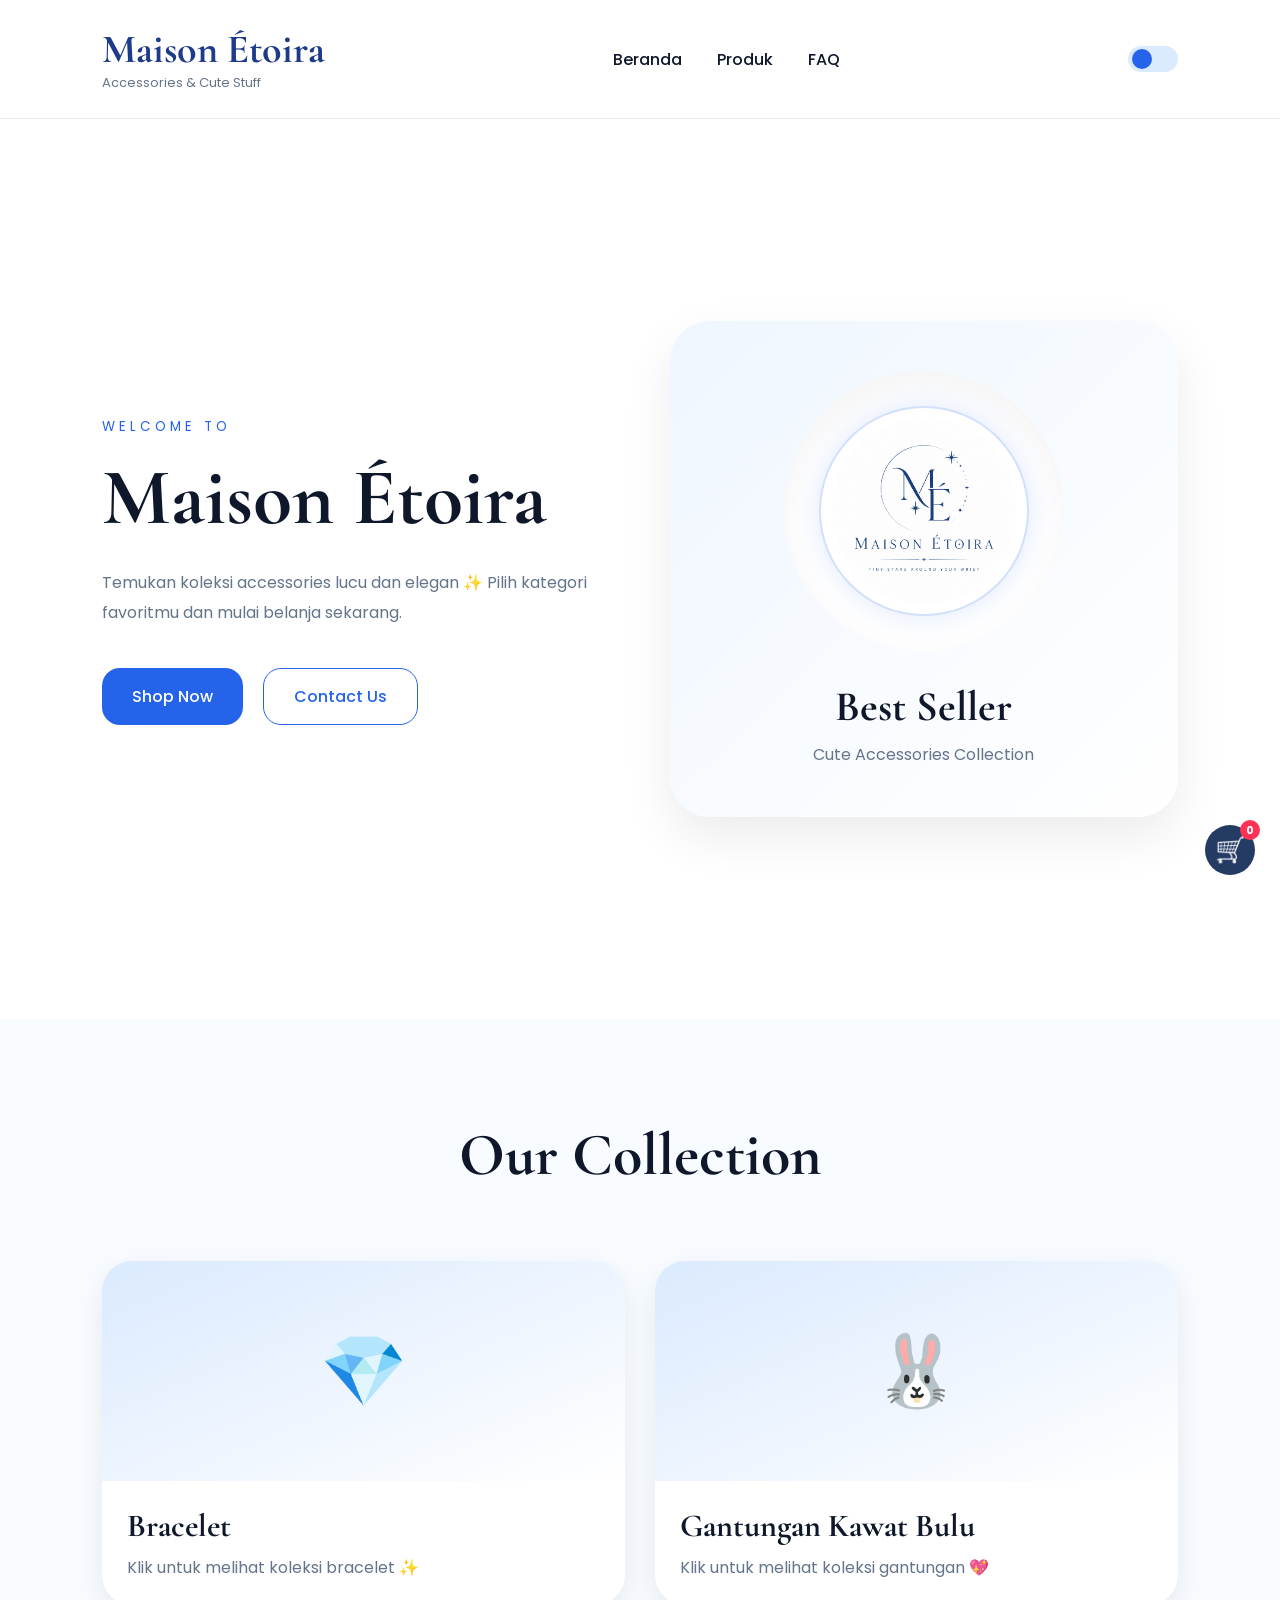
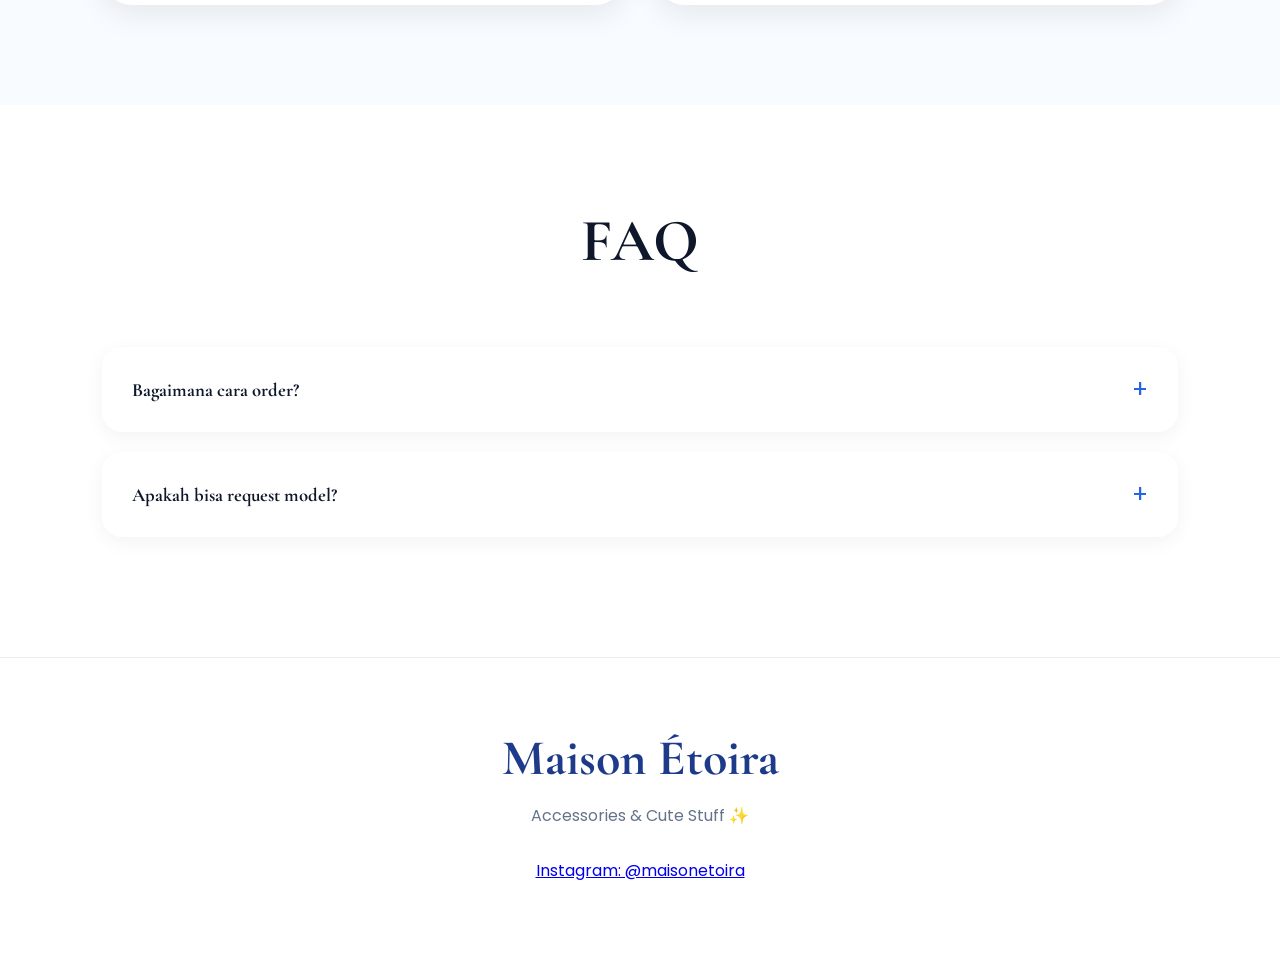
<file: index.html>
<!DOCTYPE html>
<html lang="id">
<head>
  <meta charset="UTF-8">
  <meta name="viewport" content="width=device-width, initial-scale=1.0">
  <title>Maison Étoira</title>
  <link rel="stylesheet" href="style.css">
  <link href="https://fonts.googleapis.com/css2?family=Poppins:wght@300;400;500;600&family=Cormorant+Garamond:wght@500;700&display=swap" rel="stylesheet">
</head>
<body>

<!-- Loader -->
<div id="loader">
  <img src="logo.png" alt="Logo">
  <h2>Maison Étoira</h2>
</div>
<div class="stars"></div>

<!-- Navbar -->
<nav>
  <div class="logo">
    <h1>Maison Étoira</h1>
    <p>Accessories & Cute Stuff</p>
  </div>

  <ul class="nav-menu">
    <li><a href="#home">Beranda</a></li>
    <li><a href="#produk">Produk</a></li>
    <li><a href="#faq">FAQ</a></li>
  </ul>

  <div class="nav-actions">
    <div class="toggle"
         onclick="toggleTheme()"
         title="Ganti tema">
    </div>

    <button class="menu-button"
            onclick="toggleMenu()"
            aria-label="Buka menu">
      ☰
    </button>
  </div>
</nav>

<!-- Hero -->
<section class="hero" id="home">
  <div class="hero-text">
    <small>WELCOME TO</small>
    <h2>Maison Étoira</h2>
    <p>
      Temukan koleksi accessories lucu dan elegan ✨  
      Pilih kategori favoritmu dan mulai belanja sekarang.
    </p>

    <div class="buttons">
      <a href="#produk" class="btn primary">
        Shop Now
      </a>

      <a href="https://wa.me/message/4MRMQU22PR3TA1"
        target="_blank"
        rel="noopener noreferrer"
        class="btn secondary">
        Contact Us
      </a>
    </div>
  </div>

  <div class="hero-card">
    <div class="bracelet">
      <img src="logo.png" alt="Maison Étoira Logo">
    </div>
    <h3>Best Seller</h3>
    <p class="subtitle">Cute Accessories Collection</p>
  </div>
</section>

<!-- Produk -->
<section class="collection" id="produk">
  <div class="title">
    <h2>Our Collection</h2>
  </div>

  <div class="cards">

    <!-- Bracelet -->
    <div class="card" onclick="window.location.href='bracelet.html'" style="cursor:pointer;">
      <div class="card-top">💎</div>
      <div class="card-content">
        <h3>Bracelet</h3>
        <p>Klik untuk melihat koleksi bracelet ✨</p>
      </div>
    </div>

    <!-- Gantungan -->
    <div class="card" onclick="window.location.href='gantungan.html'" style="cursor:pointer;">
      <div class="card-top">🐰</div>
      <div class="card-content">
        <h3>Gantungan Kawat Bulu</h3>
        <p>Klik untuk melihat koleksi gantungan 💖</p>
      </div>
    </div>

  </div>
</section>

<!-- FAQ -->
<section class="faq" id="faq">

  <div class="title">
    <h2>FAQ</h2>
  </div>

  <div class="faq-box">
    <div class="faq-question">
      <h3>Bagaimana cara order?</h3>
      <span>+</span>
    </div>

    <div class="faq-answer">
      Pilih kategori, pilih produk, atur jumlah pesanan,
      lalu checkout via WhatsApp.
    </div>
  </div>

  <div class="faq-box">
    <div class="faq-question">
      <h3>Apakah bisa request model?</h3>
      <span>+</span>
    </div>

    <div class="faq-answer">
      Bisa, langsung chat admin lewat WhatsApp ya ✨
    </div>
  </div>

</section>

<!-- Footer -->
<footer>
  <h2>Maison Étoira</h2>
  <p>Accessories & Cute Stuff ✨</p>
  <div class="ig">
    <p>
      <a href="https://www.instagram.com/maisonetoira/"
        target="_blank"
        rel="noopener noreferrer">
        Instagram: @maisonetoira
      </a>
    </p>
  </div>
</footer>

<a href="cart.html" class="floating-cart">
    <span class="cart-icon">🛒</span>
    <span id="cart-count">0</span>
</a>

<script src="script.js"></script>

</body>
</html>
</file>
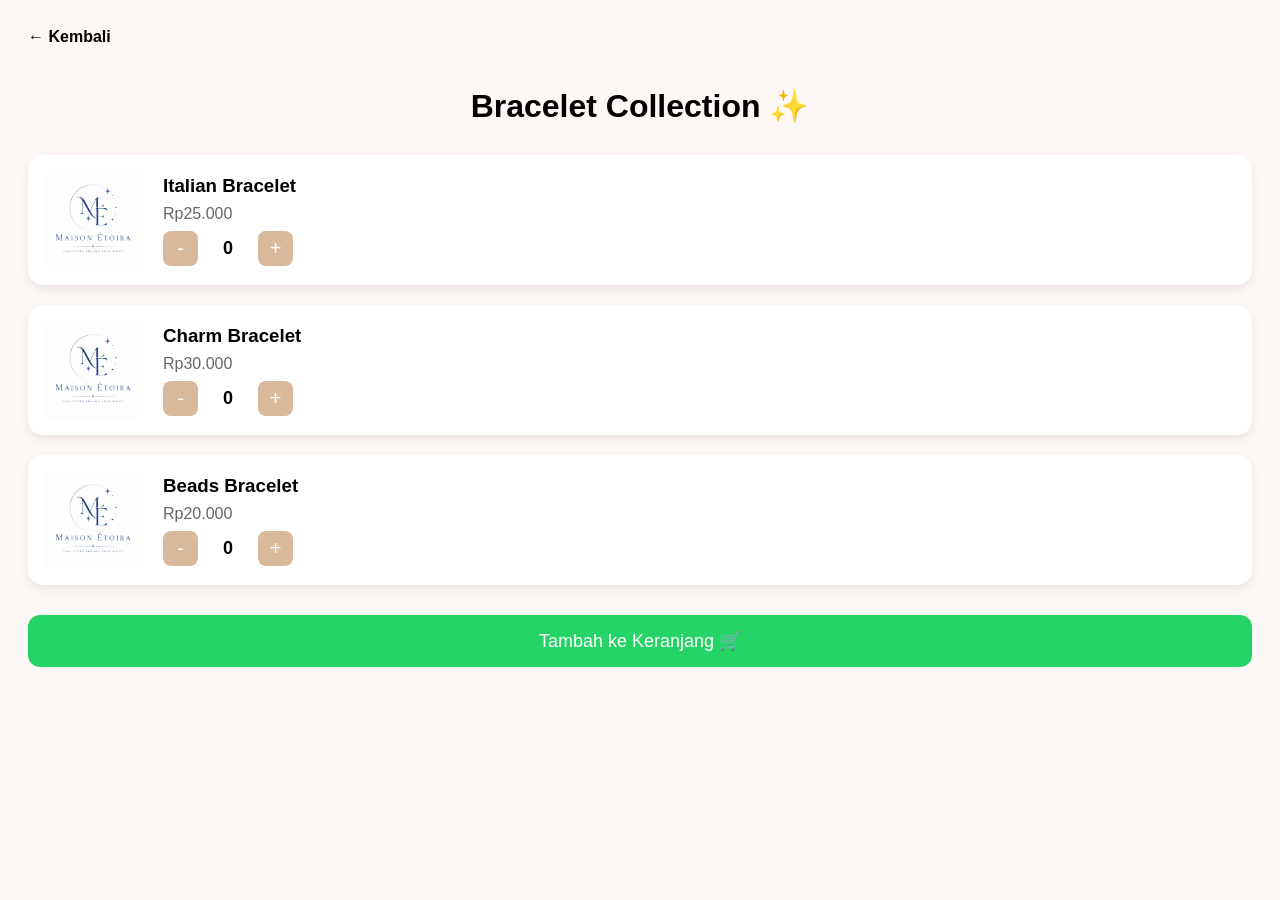
<file: bracelet.html>
<!DOCTYPE html>
<html lang="id">
<head>
  <meta charset="UTF-8">
  <meta name="viewport" content="width=device-width, initial-scale=1.0">
  <title>Bracelet - Maison Étoira</title>
  <style>
    body {
      font-family: Poppins, sans-serif;
      background: #fdf8f5;
      padding: 20px;
    }

    h1 {
      text-align: center;
      margin-bottom: 30px;
    }

    .product {
      display: flex;
      align-items: center;
      gap: 20px;
      background: white;
      padding: 15px;
      margin-bottom: 20px;
      border-radius: 15px;
      box-shadow: 0 4px 10px rgba(0,0,0,0.08);
    }

    .product img {
      width: 100px;
      height: 100px;
      object-fit: cover;
      border-radius: 10px;
    }

    .product-info {
      flex: 1;
    }

    .product-info h3 {
      margin: 0;
    }

    .product-info p {
      margin: 8px 0;
      color: #666;
    }

    .qty-box {
      display: flex;
      align-items: center;
      gap: 10px;
    }

    .qty-box button {
      width: 35px;
      height: 35px;
      border: none;
      border-radius: 8px;
      font-size: 20px;
      cursor: pointer;
      background: #d9b99b;
      color: white;
    }

    .qty {
      width: 40px;
      text-align: center;
      font-size: 18px;
      font-weight: bold;
    }

    .checkout {
      display: block;
      width: 100%;
      padding: 15px;
      background: #25D366;
      color: white;
      font-size: 18px;
      border: none;
      border-radius: 12px;
      cursor: pointer;
      margin-top: 30px;
    }

    .back {
      display: inline-block;
      margin-bottom: 20px;
      text-decoration: none;
      color: black;
      font-weight: bold;
    }
  </style>
</head>
<body>

<a href="index.html" class="back">← Kembali</a>

<h1>Bracelet Collection ✨</h1>

<!-- Product 1 -->
<div class="product">
  <img src="logo.png" alt="Italian Bracelet">

  <div class="product-info">
    <h3>Italian Bracelet</h3>
    <p>Rp25.000</p>

    <div class="qty-box">
      <button onclick="changeQty(0, -1)">-</button>
      <div class="qty" id="qty0">0</div>
      <button onclick="changeQty(0, 1)">+</button>
    </div>
  </div>
</div>

<!-- Product 2 -->
<div class="product">
  <img src="logo.png" alt="Charm Bracelet">

  <div class="product-info">
    <h3>Charm Bracelet</h3>
    <p>Rp30.000</p>

    <div class="qty-box">
      <button onclick="changeQty(1, -1)">-</button>
      <div class="qty" id="qty1">0</div>
      <button onclick="changeQty(1, 1)">+</button>
    </div>
  </div>
</div>

<!-- Product 3 -->
<div class="product">
  <img src="logo.png" alt="Beads Bracelet">

  <div class="product-info">
    <h3>Beads Bracelet</h3>
    <p>Rp20.000</p>

    <div class="qty-box">
      <button onclick="changeQty(2, -1)">-</button>
      <div class="qty" id="qty2">0</div>
      <button onclick="changeQty(2, 1)">+</button>
    </div>
  </div>
</div>

<button class="checkout" onclick="addToCart()">Tambah ke Keranjang 🛒</button>

<script>
  let products = [
    { name: "Italian Bracelet", price: 25000, qty: 0 },
    { name: "Charm Bracelet", price: 30000, qty: 0 },
    { name: "Beads Bracelet", price: 20000, qty: 0 }
  ];

  function changeQty(index, change) {
    products[index].qty += change;

    if (products[index].qty < 0) {
      products[index].qty = 0;
    }

    if (products[index].qty > 999) {
      products[index].qty = 999;
    }

    document.getElementById("qty" + index).innerText = products[index].qty;
  }

  function addToCart() {
    let cart = JSON.parse(localStorage.getItem("cart")) || [];
    let hasOrder = false;

    products.forEach(product => {
        if (product.qty > 0) {
            hasOrder = true;
            let existingProduct = cart.find(item => item.name === product.name);
            if (existingProduct) {
                existingProduct.quantity += product.qty;
            } else {
                cart.push({
                    name: product.name,
                    price: product.price,
                    quantity: product.qty,
                    image: "logo.png"
                });
            }
            // reset qty setelah masuk cart
            product.qty = 0;
        }
    });
    if (!hasOrder) {
        alert("Pilih produk dulu ya 😭");
        return;
    }
    localStorage.setItem("cart", JSON.stringify(cart));
    // update tampilan qty jadi 0 lagi
    products.forEach((product, index) => {
        document.getElementById("qty" + index).innerText = product.qty;
    });
    alert("Produk berhasil masuk keranjang 🛒💗");
}
</script>

</body>
</html>
</file>
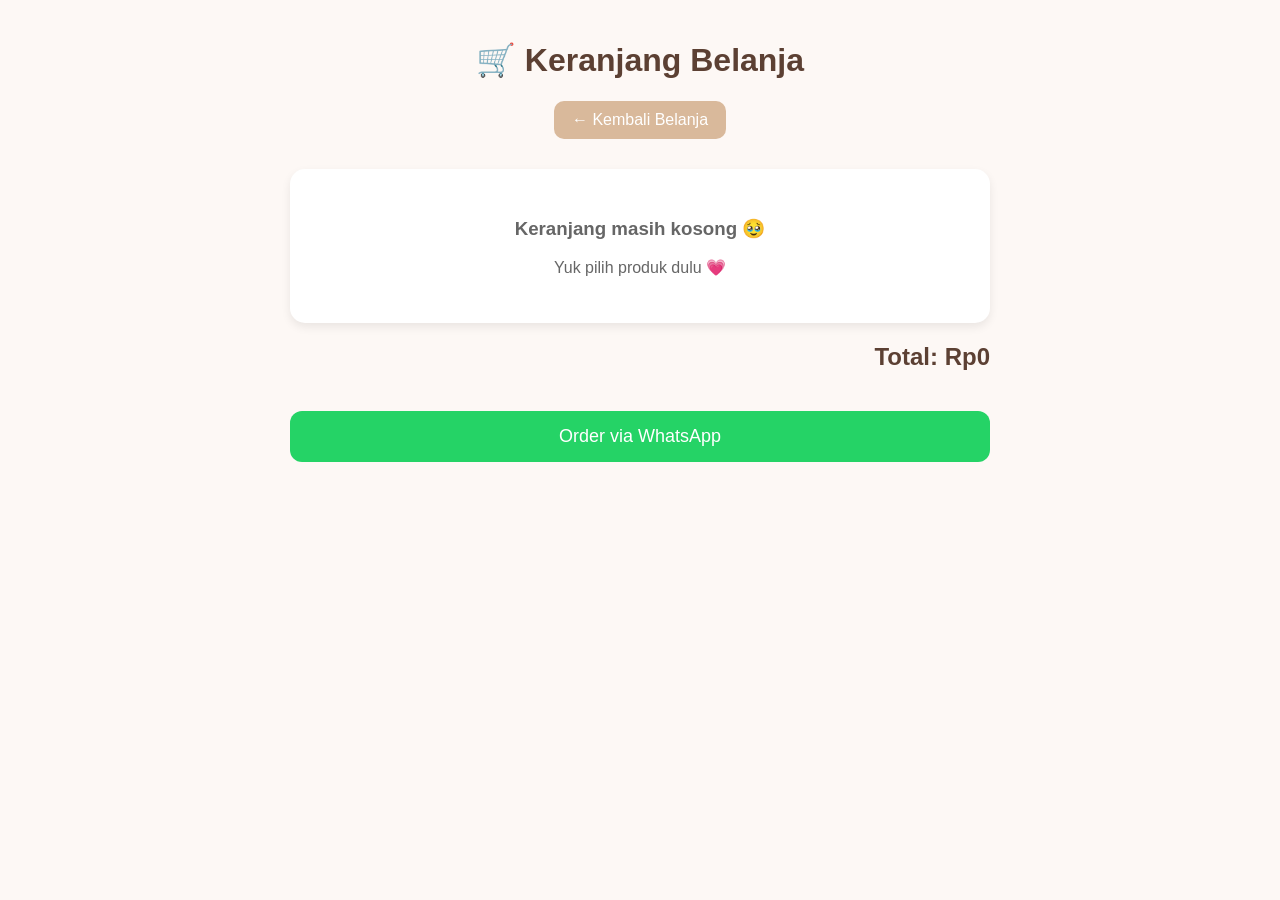
<file: cart.html>
<!DOCTYPE html>
<html lang="id">
<head>
    <meta charset="UTF-8">
    <meta name="viewport" content="width=device-width, initial-scale=1.0">
    <title>Keranjang - Maison Étoira</title>

    <style>
    :root {
        --bg: #fdf8f5;
        --card: white;
        --text: #5c4033;
        --subtext: #666;
        --button: #d9b99b;
        --danger: #ff6b6b;
        --shadow: rgba(0,0,0,0.08);
    }

    body.dark {
        --bg: #1a1a1a;
        --card: #2a2a2a;
        --text: #f5e6d3;
        --subtext: #ccc;
        --button: #8b6f57;
        --danger: #cc5555;
        --shadow: rgba(255,255,255,0.05);
    }

    body {
        font-family: Poppins, sans-serif;
        background: var(--bg);
        color: var(--text);
        margin: 0;
        padding: 20px;
        transition: 0.3s;
    }

    header {
        text-align: center;
        margin-bottom: 30px;
    }

    .btn {
        text-decoration: none;
        background: var(--button);
        color: white;
        padding: 10px 18px;
        border-radius: 10px;
        display: inline-block;
    }

    .cart-container {
        max-width: 700px;
        margin: auto;
    }

    .cart-item {
        display: flex;
        align-items: center;
        gap: 20px;
        background: var(--card);
        padding: 15px;
        margin-bottom: 20px;
        border-radius: 15px;
        box-shadow: 0 4px 10px var(--shadow);
    }

    .cart-item img {
        width: 80px;
        height: 80px;
        border-radius: 10px;
        object-fit: cover;
    }

    .cart-item h3 {
        margin: 0;
        color: var(--text);
    }

    .cart-item p {
        margin: 5px 0;
        color: var(--subtext);
    }

    .cart-item button {
        background: var(--danger);
        color: white;
        border: none;
        padding: 8px 12px;
        border-radius: 8px;
        cursor: pointer;
    }

    .empty-cart {
        text-align: center;
        background: var(--card);
        padding: 30px;
        border-radius: 15px;
        color: var(--subtext);
        box-shadow: 0 4px 10px var(--shadow);
    }

    #cart-total {
        text-align: right;
        color: var(--text);
        margin-top: 20px;
    }

    .checkout-btn {
        width: 100%;
        padding: 15px;
        background: #25D366;
        color: white;
        font-size: 18px;
        border: none;
        border-radius: 12px;
        cursor: pointer;
        margin-top: 20px;
    }
</style>
</head>
<body>

    <header>
        <h1>🛒 Keranjang Belanja</h1>
        <a href="index.html" class="btn">← Kembali Belanja</a>
    </header>

    <main class="cart-container">
        <div id="cart-items"></div>

        <h2 id="cart-total">Total: Rp0</h2>

        <button onclick="checkoutWhatsApp()" class="checkout-btn">
            Order via WhatsApp
        </button>
    </main>

    <script>
        function displayCart() {
            let cart = JSON.parse(localStorage.getItem("cart")) || [];
            let cartItems = document.getElementById("cart-items");
            let total = 0;

            cartItems.innerHTML = "";

            if (cart.length === 0) {
                cartItems.innerHTML = `
                    <div class="empty-cart">
                        <h3>Keranjang masih kosong 🥹</h3>
                        <p>Yuk pilih produk dulu 💗</p>
                    </div>
                `;
                document.getElementById("cart-total").innerText = "Total: Rp0";
                return;
            }

            cart.forEach((item, index) => {
                total += item.price * item.quantity;

                cartItems.innerHTML += `
                    <div class="cart-item">
                        <img src="${item.image}" alt="${item.name}">
                        <div style="flex:1;">
                            <h3>${item.name}</h3>
                            <p>Rp${item.price.toLocaleString()} x ${item.quantity}</p>
                            <button onclick="removeItem(${index})">Hapus</button>
                        </div>
                    </div>
                `;
            });

            document.getElementById("cart-total").innerText =
                "Total: Rp" + total.toLocaleString();
        }

        function removeItem(index) {
            let cart = JSON.parse(localStorage.getItem("cart")) || [];
            cart.splice(index, 1);
            localStorage.setItem("cart", JSON.stringify(cart));
            displayCart();
        }

        function checkoutWhatsApp() {
            let cart = JSON.parse(localStorage.getItem("cart")) || [];

            if (cart.length === 0) {
                alert("Keranjang kosong!");
                return;
            }

            let message = "Halo admin Maison Étoira, saya mau order:%0A%0A";
            let total = 0;

            cart.forEach(item => {
                let subtotal = item.price * item.quantity;
                total += subtotal;

                message += `${item.name} x${item.quantity} = Rp${subtotal}%0A`;
            });

            message += `%0ATotal: Rp${total}%0A%0AMohon dicek ya`;

            let phoneNumber = "62895327348234";
            let url = `https://wa.me/${phoneNumber}?text=${message}`;

            window.open(url, "_blank");
        }
        
        function loadTheme() {
            let savedTheme = localStorage.getItem("theme");
            if (savedTheme === "dark") {
                document.body.classList.add("dark");
            } else {
                document.body.classList.remove("dark-mode");
            }
        }
        loadTheme();
        displayCart();
    </script>

</body>
</html>
</file>
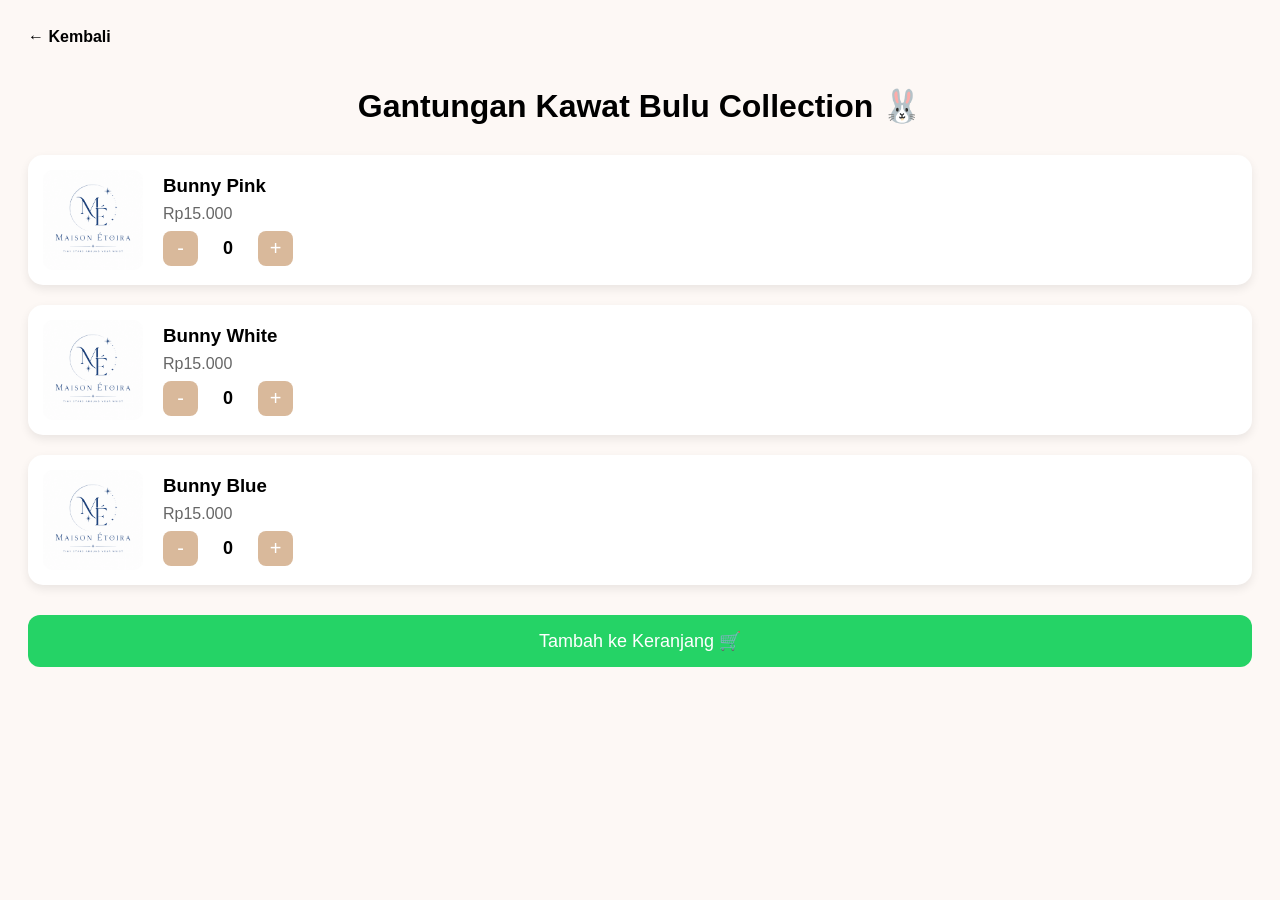
<file: gantungan.html>
<!DOCTYPE html>
<html lang="id">
<head>
  <meta charset="UTF-8">
  <meta name="viewport" content="width=device-width, initial-scale=1.0">
  <title>Gantungan - Maison Étoira</title>
  <style>
    body {
      font-family: Poppins, sans-serif;
      background: #fdf8f5;
      padding: 20px;
    }

    h1 {
      text-align: center;
      margin-bottom: 30px;
    }

    .product {
      display: flex;
      align-items: center;
      gap: 20px;
      background: white;
      padding: 15px;
      margin-bottom: 20px;
      border-radius: 15px;
      box-shadow: 0 4px 10px rgba(0,0,0,0.08);
    }

    .product img {
      width: 100px;
      height: 100px;
      object-fit: cover;
      border-radius: 10px;
    }

    .product-info {
      flex: 1;
    }

    .product-info h3 {
      margin: 0;
    }

    .product-info p {
      margin: 8px 0;
      color: #666;
    }

    .qty-box {
      display: flex;
      align-items: center;
      gap: 10px;
    }

    .qty-box button {
      width: 35px;
      height: 35px;
      border: none;
      border-radius: 8px;
      font-size: 20px;
      cursor: pointer;
      background: #d9b99b;
      color: white;
    }

    .qty {
      width: 40px;
      text-align: center;
      font-size: 18px;
      font-weight: bold;
    }

    .checkout {
      display: block;
      width: 100%;
      padding: 15px;
      background: #25D366;
      color: white;
      font-size: 18px;
      border: none;
      border-radius: 12px;
      cursor: pointer;
      margin-top: 30px;
    }

    .back {
      display: inline-block;
      margin-bottom: 20px;
      text-decoration: none;
      color: black;
      font-weight: bold;
    }
  </style>
</head>
<body>

<a href="index.html" class="back">← Kembali</a>

<h1>Gantungan Kawat Bulu Collection 🐰</h1>

<!-- Product 1 -->
<div class="product">
  <img src="logo.png" alt="Bunny Pink">

  <div class="product-info">
    <h3>Bunny Pink</h3>
    <p>Rp15.000</p>

    <div class="qty-box">
      <button onclick="changeQty(0, -1)">-</button>
      <div class="qty" id="qty0">0</div>
      <button onclick="changeQty(0, 1)">+</button>
    </div>
  </div>
</div>

<!-- Product 2 -->
<div class="product">
  <img src="logo.png" alt="Bunny White">

  <div class="product-info">
    <h3>Bunny White</h3>
    <p>Rp15.000</p>

    <div class="qty-box">
      <button onclick="changeQty(1, -1)">-</button>
      <div class="qty" id="qty1">0</div>
      <button onclick="changeQty(1, 1)">+</button>
    </div>
  </div>
</div>

<!-- Product 3 -->
<div class="product">
  <img src="logo.png" alt="Bunny Blue">

  <div class="product-info">
    <h3>Bunny Blue</h3>
    <p>Rp15.000</p>

    <div class="qty-box">
      <button onclick="changeQty(2, -1)">-</button>
      <div class="qty" id="qty2">0</div>
      <button onclick="changeQty(2, 1)">+</button>
    </div>
  </div>
</div>

<button class="checkout" onclick="addToCart()">Tambah ke Keranjang 🛒</button>

<script>
  let products = [
    { name: "Bunny Pink", price: 15000, qty: 0 },
    { name: "Bunny White", price: 15000, qty: 0 },
    { name: "Bunny Blue", price: 15000, qty: 0 }
];

  function changeQty(index, change) {
    products[index].qty += change;

    if (products[index].qty < 0) {
      products[index].qty = 0;
    }

    if (products[index].qty > 999) {
      products[index].qty = 999;
    }

    document.getElementById("qty" + index).innerText = products[index].qty;
  }

  function addToCart() {
    let cart = JSON.parse(localStorage.getItem("cart")) || [];
    let hasOrder = false;

    products.forEach(product => {
        if (product.qty > 0) {
            hasOrder = true;
            let existingProduct = cart.find(item => item.name === product.name);
            if (existingProduct) {
                existingProduct.quantity += product.qty;
            } else {
                cart.push({
                    name: product.name,
                    price: product.price,
                    quantity: product.qty,
                    image: "logo.png"
                });
            }
            // reset qty setelah masuk cart
            product.qty = 0;
        }
    });
    if (!hasOrder) {
        alert("Pilih produk dulu ya 😭");
        return;
    }
    localStorage.setItem("cart", JSON.stringify(cart));
    // update tampilan qty jadi 0 lagi
    products.forEach((product, index) => {
        document.getElementById("qty" + index).innerText = product.qty;
    });
    alert("Produk berhasil masuk keranjang 🛒💗");
  }
</script>
</body>
</html>
</file>
<file: style.css>
*{
  margin:0;
  padding:0;
  box-sizing:border-box;
  scroll-behavior:smooth;
}

body{
  font-family:'Poppins',sans-serif;
  background:white;
  color:#0f172a;
  transition:
  background 0.5s ease,
  color 0.5s ease;
}

body.dark{
  background:#050b18;
  color:white;
}

h1,h2,h3{
  font-family:'Cormorant Garamond',serif;
}

nav{
  display:flex;
  justify-content:space-between;
  align-items:center;
  padding:25px 8%;
  border-bottom:1px solid rgba(148,163,184,0.2);
  position:sticky;
  top:0;
  background:rgba(255,255,255,0.8);
  backdrop-filter:blur(12px);
  z-index:100;
}

body.dark nav{
  background:rgba(5,11,24,0.8);
}

.logo h1{
  font-size:40px;
  color:#1e3a8a;
}

body.dark .logo h1{
  color:#bfdbfe;
}

.logo p{
  font-size:13px;
  color:#64748b;
}

nav ul{
  display:flex;
  gap:35px;
  list-style:none;
}

nav ul li a{
  text-decoration:none;
  color:inherit;
  font-weight:500;
}

.toggle{
  width:50px;
  height:26px;
  border-radius:999px;
  background:#dbeafe;
  cursor:pointer;
  position:relative;
}

.toggle::before{
  content:'';
  width:20px;
  height:20px;
  border-radius:50%;
  background:#2563eb;
  position:absolute;
  top:3px;
  left:4px;
  transition:0.3s;
}

body.dark .toggle::before{
  transform:translateX(22px);
}

.hero{
  min-height:100vh;
  display:grid;
  grid-template-columns:repeat(auto-fit,minmax(320px,1fr));
  align-items:center;
  gap:60px;
  padding:80px 8%;
}

.hero-text small{
  letter-spacing:4px;
  text-transform:uppercase;
  color:#2563eb;
}

.hero-text h2{
  font-size:80px;
  line-height:1;
  margin-top:20px;
}

.hero-text p{
  margin-top:30px;
  line-height:1.9;
  color:#64748b;
  max-width:600px;
}

body.dark .hero-text p{
  color:#cbd5e1;
}

.buttons{
  display:flex;
  gap:20px;
  margin-top:40px;
  flex-wrap:wrap;
}

.btn{
  padding:15px 30px;
  border-radius:18px;
  border:none;
  cursor:pointer;
  font-weight:500;
}

.primary{
  background:#2563eb;
  color:white;
}

.secondary{
  background:transparent;
  border:1px solid #2563eb;
  color:#2563eb;
}

.hero-card{
  background:linear-gradient(to bottom right,#eff6ff,#ffffff);
  border-radius:40px;
  padding:50px;
  text-align:center;
  box-shadow:0 20px 50px rgba(0,0,0,0.08);
}

body.dark .hero-card{
  background:linear-gradient(to bottom right,#081224,#0d1830);
}

.bracelet{
  width:280px;
  height:280px;
  border-radius:50%;
  background:white;
  margin:auto;
  display:flex;
  justify-content:center;
  align-items:center;
  box-shadow:inset 0 10px 30px rgba(0,0,0,0.05);
}

body.dark .bracelet{
  background:#13203b;
}

.bracelet img{
  width:75%;
  aspect-ratio:1/1;
  object-fit:cover;
  border-radius:50%;
  padding:10px;
  background:white;
  border:2px solid rgba(37,99,235,0.2);
  box-shadow:0 0 30px rgba(37,99,235,0.15);
}

body.dark .bracelet img{
  background:#0f172a;
}

.hero-card h3{
  margin-top:30px;
  font-size:42px;
}

.subtitle{
  margin-top:10px;
  color:#64748b;
}

.collection{
  padding:100px 8%;
  background:#eff6ff70;
}

body.dark .collection{
  background:#071120;
}

.title{
  text-align:center;
  margin-bottom:70px;
}

.title h2{
  font-size:60px;
}

.cards{
  display:grid;
  grid-template-columns:repeat(auto-fit,minmax(240px,1fr));
  gap:30px;
}

.card{
  background:white;
  border-radius:30px;
  overflow:hidden;
  box-shadow:0 10px 30px rgba(0,0,0,0.08);
  transition:0.3s;
}

body.dark .card{
  background:#0d1830;
}

.card:hover{
  transform:translateY(-10px);
}

.card-top{
  height:220px;
  display:flex;
  justify-content:center;
  align-items:center;
  font-size:70px;
  background:linear-gradient(to bottom right,#dbeafe,#fff);
}

body.dark .card-top{
  background:linear-gradient(to bottom right,#0f1e3a,#081224);
}

.card-content{
  padding:25px;
}

.card-content h3{
  font-size:32px;
}

.card-content p{
  margin-top:10px;
  color:#64748b;
}

.card-content button{
  width:100%;
  margin-top:20px;
  padding:14px;
  border:none;
  border-radius:15px;
  background:#2563eb;
  color:white;
  cursor:pointer;
}

.about{
  padding:100px 8%;
  display:grid;
  grid-template-columns:repeat(auto-fit,minmax(320px,1fr));
  gap:60px;
  align-items:center;
}

.about-box{
  height:450px;
  border-radius:40px;
  display:flex;
  justify-content:center;
  align-items:center;
  font-size:120px;
  background:linear-gradient(to bottom right,#dbeafe,#fff);
}

body.dark .about-box{
  background:linear-gradient(to bottom right,#0f1e3a,#081224);
}

.about-text h2{
  font-size:65px;
  line-height:1;
}

.about-text p{
  margin-top:30px;
  line-height:1.9;
  color:#64748b;
}

body.dark .about-text p{
  color:#cbd5e1;
}

.reviews{
  padding:100px 8%;
  background:#eff6ff70;
}

body.dark .reviews{
  background:#071120;
}

.review-grid{
  display:grid;
  grid-template-columns:repeat(auto-fit,minmax(280px,1fr));
  gap:30px;
}

.review{
  background:white;
  padding:35px;
  border-radius:30px;
  box-shadow:0 10px 30px rgba(0,0,0,0.08);
}

body.dark .review{
  background:#0d1830;
}

.review p{
  margin-top:20px;
  line-height:1.8;
}

.faq{
  padding:100px 8%;
}

.faq-box{
  background:white;
  padding:25px 30px;
  border-radius:20px;
  margin-bottom:20px;
  box-shadow:0 5px 20px rgba(0,0,0,0.05);
}

.faq-question{
  display:flex;
  justify-content:space-between;
  align-items:center;
  cursor:pointer;
}

body.dark .faq-box{
  background:#0d1830;
}

footer{
  padding:70px 8%;
  text-align:center;
  border-top:1px solid rgba(148,163,184,0.2);
}

footer h2{
  font-size:50px;
  color:#1e3a8a;
}

body.dark footer h2{
  color:#bfdbfe;
}

footer p{
  margin-top:15px;
  color:#64748b;
}

.ig{
  margin-top:30px;
}

@media(max-width:768px){

  nav ul{
    display:none;
  }

  .hero-text h2,
  .about-text h2,
  .title h2{
    font-size:50px;
  }

}

/* FLOATING STARS */
.stars{
  position:fixed;
  inset:0;
  width:100%;
  height:100%;
  pointer-events:none;
  z-index:-1;
  overflow:hidden;
}

.stars::before,
.stars::after{
  content:'';
  position:absolute;
  width:200%;
  height:200%;
  background-image: radial-gradient(white 1px, transparent 1px);
  background-size:50px 50px;
  opacity:0.15;
  animation:moveStars 120s linear infinite;
}

.stars::after{
  animation-direction:reverse;
  opacity:0.08;
}

@keyframes moveStars{
  from{
    transform:translateY(0);
  }
  to{
    transform:translateY(-500px);
  }
}

/* LOADER */
#loader{
  position:fixed;
  inset:0;
  background:#050b18;
  display:flex;
  flex-direction:column;
  justify-content:center;
  align-items:center;
  gap:20px;
  z-index:9999;
  /*transition:1s;*/
  transition:opacity 1s ease, visibility 1s ease;
}

#loader img{
  width:120px;
  border-radius:50%;
  animation:pulse 2s infinite;
}

#loader h2{
  color:white;
  font-size:50px;
}

@keyframes pulse{
  0%{
    transform:scale(1);
  }
  50%{
    transform:scale(1.05);
  }
  100%{
    transform:scale(1);
  }
}

/* FAQ */
.faq-question{
  display:flex;
  justify-content:space-between;
  align-items:center;
  cursor:pointer;
}

.faq-answer{
  max-height:0;
  overflow:hidden;
  transition:0.4s ease;
  margin-top:0;
  color:#64748b;
}

.faq-box.active .faq-answer{
  max-height:200px;
  margin-top:20px;
}

/* CART PAGE */
.cart-container{
  max-width:800px;
  margin:40px auto;
  padding:20px;
}

.cart-item{
  display:flex;
  align-items:center;
  gap:20px;
  background:white;
  padding:20px;
  margin-bottom:20px;
  border-radius:15px;
  box-shadow:0 4px 10px rgba(0,0,0,0.08);
}

body.dark .cart-item{
  background:#0d1830;
}

.cart-item img{
  width:100px;
  height:100px;
  object-fit:cover;
  border-radius:10px;
}

.cart-item h3{
  margin-bottom:8px;
}

.cart-item button{
  background:#d9534f;
  color:white;
  border:none;
  padding:10px 15px;
  border-radius:8px;
  cursor:pointer;
}

.cart-item button:hover{
  background:#c9302c;
}

/* tombol kembali belanja */
.back-btn{
  display:inline-block;
  padding:12px 20px;
  background:#2563eb;
  color:white;
  text-decoration:none;
  border-radius:12px;
  transition:0.3s;
}

.back-btn:hover{
  opacity:0.9;
}

body.dark .back-btn{
  background:#1e3a8a;
  color:white;
}

/* tombol checkout / WA */
.checkout-btn{
  width:100%;
  padding:15px;
  background:#2563eb;
  color:white;
  border:none;
  border-radius:12px;
  font-size:18px;
  cursor:pointer;
  margin-top:20px;
  transition:0.3s;
}

.checkout-btn:hover{
  opacity:0.9;
}

body.dark .checkout-btn{
  background:#1e40af;
  color:white;
}

/* responsive cart */
@media(max-width:768px){
  .cart-item{
    flex-direction:column;
    text-align:center;
  }
}

/* =========================
   NAVBAR IMPROVEMENT
========================= */

.nav-actions {
  display: flex;
  align-items: center;
  gap: 15px;
}

.menu-button {
  display: none;
  background: transparent;
  border: none;
  font-size: 28px;
  color: inherit;
  cursor: pointer;
}

.nav-menu a {
  transition: color 0.3s ease;
}

.nav-menu a:hover {
  color: #2563eb;
}


/* =========================
   BUTTON IMPROVEMENT
========================= */

.buttons a {
  text-decoration: none;
  display: inline-flex;
  align-items: center;
  justify-content: center;
}

.btn {
  transition: 0.3s ease;
}

.btn:hover {
  transform: translateY(-3px);
  opacity: 0.9;
}


/* =========================
   CART BUTTON
========================= */

.cart-button-container {
  display: flex;
  justify-content: center;
  margin-top: 35px;
}

.cart-btn {
  display: inline-block;
  padding: 14px 28px;
  background: #2563eb;
  color: white;
  border-radius: 15px;
  text-decoration: none;
  transition: 0.3s ease;
}

.cart-btn:hover {
  background: #1e40af;
  transform: translateY(-3px);
}


/* =========================
   FAQ IMPROVEMENT
========================= */

.faq-question span {
  font-size: 24px;
  color: #2563eb;
  transition: transform 0.3s ease;
}

.faq-box.active .faq-question span {
  transform: rotate(45deg);
}


/* =========================
   MOBILE RESPONSIVE
========================= */

@media (max-width: 768px) {

  nav {
    padding: 18px 5%;
    position: sticky;
  }

  .logo h1 {
    font-size: 30px;
  }

  .menu-button {
    display: block;
  }

  nav ul.nav-menu {
    display: none;
    position: absolute;
    top: 100%;
    left: 0;
    width: 100%;
    padding: 20px;
    background: white;
    flex-direction: column;
    gap: 20px;
    box-shadow: 0 10px 20px rgba(0,0,0,0.08);
  }

  body.dark nav ul.nav-menu {
    background: #0d1830;
  }

  nav ul.nav-menu.active {
    display: flex;
  }

  .hero {
    min-height: auto;
    padding: 70px 6%;
    gap: 40px;
  }

  .hero-text h2 {
    font-size: 50px;
  }

  .hero-card {
    padding: 30px 15px;
  }

  .bracelet {
    width: 220px;
    height: 220px;
  }

  .title h2 {
    font-size: 45px;
  }

}

/* FLOATING SHOPPING CART */

.floating-cart {
    position: fixed;
    right: 25px;
    bottom: 25px;

    width: 50px;
    height: 50px;

    display: flex;
    align-items: center;
    justify-content: center;

    background: #243b64;
    border-radius: 50%;

    text-decoration: none;
    z-index: 999;
}

/* ICON KERANJANG */

.cart-icon {
    font-size: 25px;
    filter: grayscale(1) brightness(0) invert(1);
}

/* ANGKA NOTIFIKASI */

#cart-count {
    position: absolute;
    top: -5px;
    right: -5px;

    min-width: 20px;
    height: 20px;
    padding: 0 4px;

    display: flex;
    align-items: center;
    justify-content: center;

    background: #ff3155;
    color: white;

    font-size: 11px;
    font-weight: bold;

    border-radius: 50%;
    box-sizing: border-box;
}
</file>
